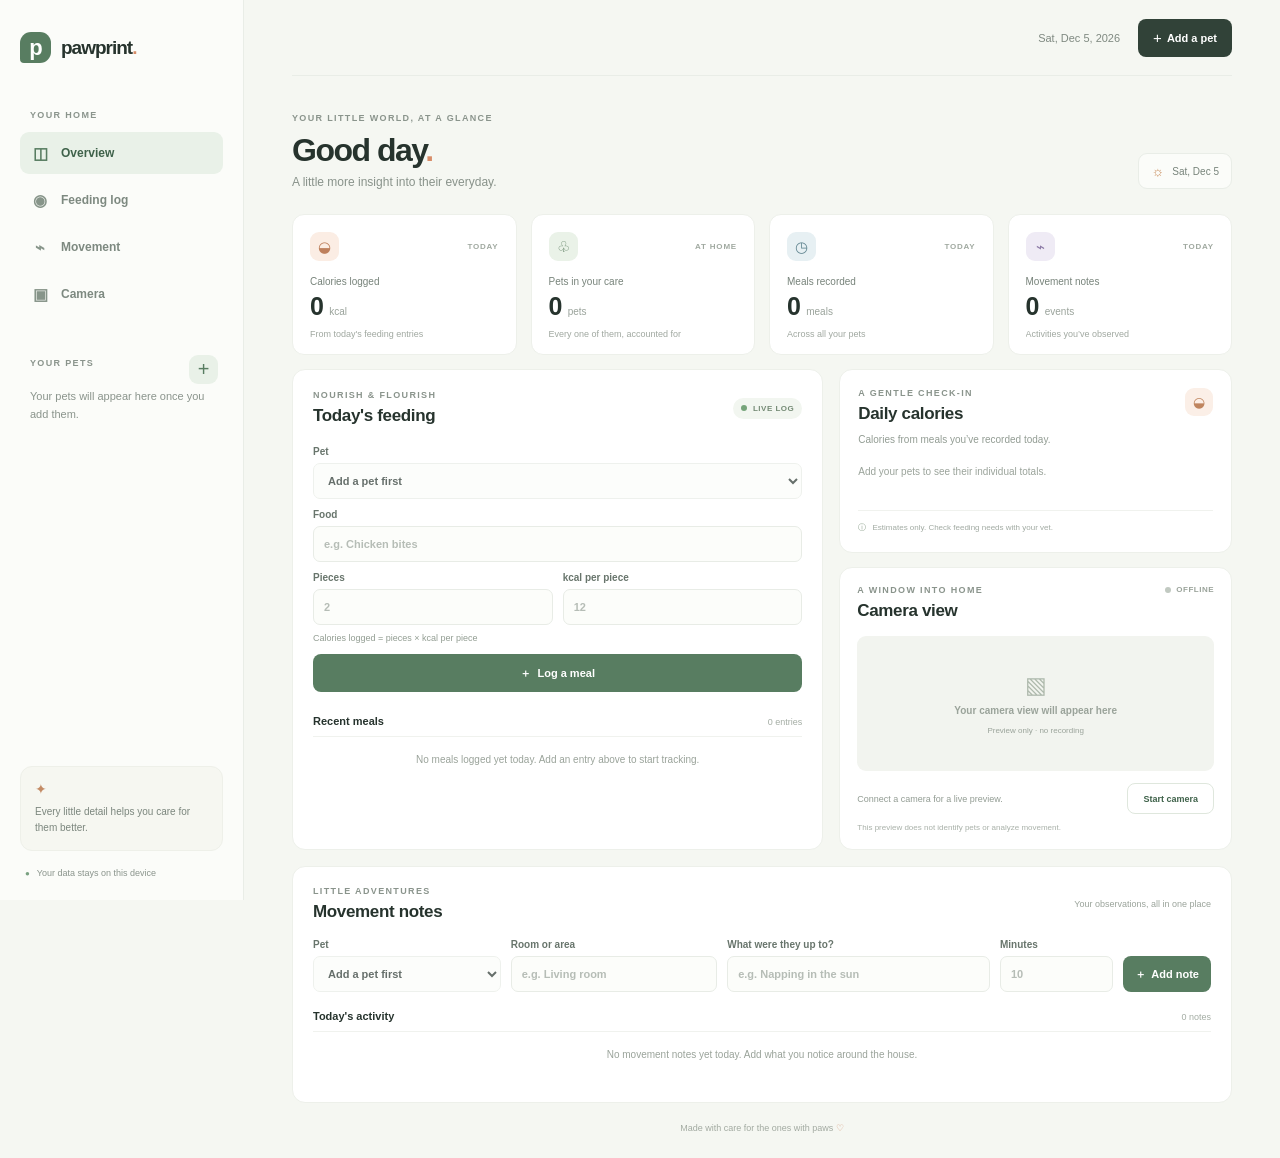
<file: pet-home-monitor/index.html>
<!doctype html>
<html lang="en">
<head>
  <meta charset="utf-8">
  <meta name="viewport" content="width=device-width, initial-scale=1">
  <meta name="theme-color" content="#f5f7f2">
  <title>Pet home monitor</title>
  <link rel="stylesheet" href="styles.css">
  <script src="app.js" defer></script>
</head>
<body>
  <div class="app-shell">
    <aside class="sidebar">
      <a class="brand" href="#" aria-label="Pawprint home">
        <span class="brand-mark" aria-hidden="true">p</span>
        <span>pawprint<span class="brand-period">.</span></span>
      </a>
      <p class="side-label">YOUR HOME</p>
      <nav class="main-nav" aria-label="Main navigation">
        <a class="nav-link active" href="#overview"><span aria-hidden="true">◫</span> Overview</a>
        <a class="nav-link" href="#feeding"><span aria-hidden="true">◉</span> Feeding log</a>
        <a class="nav-link" href="#movement"><span aria-hidden="true">⌁</span> Movement</a>
        <a class="nav-link" href="#camera"><span aria-hidden="true">▣</span> Camera</a>
      </nav>
      <div class="sidebar-pets">
        <div class="side-heading"><p class="side-label">YOUR PETS</p><button class="icon-button" id="open-pet-form" type="button" aria-label="Add a pet">+</button></div>
        <div id="pet-list" class="pet-list"></div>
      </div>
      <div class="sidebar-bottom">
        <div class="help-card">
          <span class="help-icon" aria-hidden="true">✦</span>
          <p>Every little detail helps you care for them better.</p>
        </div>
        <span class="privacy-note"><span aria-hidden="true">●</span> Your data stays on this device</span>
      </div>
    </aside>

    <main id="overview" class="main-content">
      <header class="topbar">
        <div class="mobile-brand"><span class="brand-mark" aria-hidden="true">p</span> pawprint<span class="brand-period">.</span></div>
        <p id="today-label" class="date-label"></p>
        <button id="open-pet-form-top" class="button button-dark" type="button"><span aria-hidden="true">+</span> Add a pet</button>
      </header>

      <section class="welcome-row">
        <div>
          <p class="eyebrow">YOUR LITTLE WORLD, AT A GLANCE</p>
          <h1>Good day<span class="heading-dot">.</span></h1>
          <p class="subtitle">A little more insight into their everyday.</p>
        </div>
        <div class="date-pill"><span aria-hidden="true">☼</span> <span id="date-pill-label"></span></div>
      </section>

      <section class="stats-grid" aria-label="Today's summary">
        <article class="stat-card calories-card">
          <div class="stat-top"><span class="stat-icon peach" aria-hidden="true">◒</span><span class="stat-trend">TODAY</span></div>
          <p class="stat-label">Calories logged</p>
          <p class="stat-value"><span id="calorie-total">0</span><span class="stat-unit">kcal</span></p>
          <p id="calorie-caption" class="stat-foot">From today's feeding entries</p>
        </article>
        <article class="stat-card">
          <div class="stat-top"><span class="stat-icon green" aria-hidden="true">♧</span><span class="stat-trend">AT HOME</span></div>
          <p class="stat-label">Pets in your care</p>
          <p class="stat-value"><span id="pet-total">0</span><span class="stat-unit">pets</span></p>
          <p class="stat-foot">Every one of them, accounted for</p>
        </article>
        <article class="stat-card">
          <div class="stat-top"><span class="stat-icon blue" aria-hidden="true">◷</span><span class="stat-trend">TODAY</span></div>
          <p class="stat-label">Meals recorded</p>
          <p class="stat-value"><span id="meal-total">0</span><span class="stat-unit">meals</span></p>
          <p class="stat-foot">Across all your pets</p>
        </article>
        <article class="stat-card">
          <div class="stat-top"><span class="stat-icon lilac" aria-hidden="true">⌁</span><span class="stat-trend">TODAY</span></div>
          <p class="stat-label">Movement notes</p>
          <p class="stat-value"><span id="movement-total">0</span><span class="stat-unit">events</span></p>
          <p class="stat-foot">Activities you’ve observed</p>
        </article>
      </section>

      <div id="app-message" class="app-message" role="status" aria-live="polite"></div>

      <section class="content-grid">
        <article id="feeding" class="panel feeding-panel">
          <div class="panel-heading">
            <div><p class="eyebrow">NOURISH & FLOURISH</p><h2>Today's feeding</h2></div>
            <span class="panel-badge"><span class="live-dot"></span> LIVE LOG</span>
          </div>
          <form id="feeding-form" class="entry-form">
            <label>Pet
              <select id="feeding-pet" name="pet" required>
                <option value="">Add a pet first</option>
              </select>
            </label>
            <label>Food
              <input name="food" type="text" maxlength="60" placeholder="e.g. Chicken bites" required>
            </label>
            <div class="form-pair">
              <label>Pieces
                <input name="quantity" type="number" min="0.01" step="any" placeholder="2" required>
              </label>
              <label>kcal per piece
                <input name="caloriesPerPiece" type="number" min="0" step="any" placeholder="12" required>
              </label>
            </div>
            <p class="calculation-hint">Calories logged = pieces × kcal per piece</p>
            <button class="button button-primary form-submit" type="submit">＋ &nbsp;Log a meal</button>
          </form>
          <div class="list-heading"><h3>Recent meals</h3><span id="meal-list-count">0 entries</span></div>
          <div id="feeding-list" class="entry-list"></div>
        </article>

        <div class="right-column">
          <article class="panel daily-panel">
            <div class="panel-heading compact">
              <div><p class="eyebrow">A GENTLE CHECK-IN</p><h2>Daily calories</h2></div>
              <span class="round-icon" aria-hidden="true">◒</span>
            </div>
            <p class="daily-intro">Calories from meals you’ve recorded today.</p>
            <div id="calorie-breakdown" class="breakdown-list"></div>
            <p class="estimate-note"><span aria-hidden="true">ⓘ</span> Estimates only. Check feeding needs with your vet.</p>
          </article>

          <article id="camera" class="panel camera-panel">
            <div class="panel-heading compact">
              <div><p class="eyebrow">A WINDOW INTO HOME</p><h2>Camera view</h2></div>
              <span class="camera-status"><span class="status-dot"></span><span id="camera-status">OFFLINE</span></span>
            </div>
            <div class="camera-view" id="camera-view">
              <video id="camera-video" autoplay muted playsinline hidden></video>
              <div class="camera-placeholder" id="camera-placeholder">
                <span class="camera-symbol" aria-hidden="true">▧</span>
                <p>Your camera view will appear here</p>
                <span>Preview only · no recording</span>
              </div>
            </div>
            <div class="camera-actions">
              <p>Connect a camera for a live preview.</p>
              <button id="camera-toggle" class="button button-outline" type="button">Start camera</button>
            </div>
            <p class="camera-disclaimer">This preview does not identify pets or analyze movement.</p>
          </article>
        </div>
      </section>

      <section id="movement" class="panel movement-panel">
        <div class="panel-heading">
          <div><p class="eyebrow">LITTLE ADVENTURES</p><h2>Movement notes</h2></div>
          <span class="movement-caption">Your observations, all in one place</span>
        </div>
        <form id="movement-form" class="movement-form">
          <label>Pet
            <select id="movement-pet" name="pet" required><option value="">Add a pet first</option></select>
          </label>
          <label>Room or area
            <input name="location" type="text" maxlength="60" placeholder="e.g. Living room" required>
          </label>
          <label>What were they up to?
            <input name="activity" type="text" maxlength="80" placeholder="e.g. Napping in the sun" required>
          </label>
          <label class="duration-field">Minutes
            <input name="duration" type="number" min="1" step="1" placeholder="10" required>
          </label>
          <button class="button button-primary movement-submit" type="submit">＋ &nbsp;Add note</button>
        </form>
        <div class="list-heading movement-list-heading"><h3>Today's activity</h3><span id="movement-list-count">0 notes</span></div>
        <div id="movement-list" class="movement-list"></div>
      </section>

      <footer class="footer-note">Made with care for the ones with paws <span aria-hidden="true">♡</span></footer>
    </main>
  </div>

  <dialog id="pet-dialog" class="pet-dialog">
    <form id="pet-form" method="dialog">
      <div class="dialog-heading">
        <div><p class="eyebrow">GROW YOUR LITTLE CREW</p><h2>Add a pet</h2></div>
        <button class="icon-button close-dialog" type="button" aria-label="Close">×</button>
      </div>
      <label>Name
        <input name="name" type="text" maxlength="40" placeholder="What do you call them?" required>
      </label>
      <label>Type of pet
        <select name="species" required>
          <option value="">Choose one</option>
          <option>Cat</option><option>Dog</option><option>Rabbit</option><option>Bird</option><option>Other</option>
        </select>
      </label>
      <label>Tag or collar note <span class="optional">(optional)</span>
        <input name="tag" type="text" maxlength="60" placeholder="e.g. Red collar, AirTag on harness">
      </label>
      <p class="dialog-note">A tag note is just for your reference; this app cannot read AirTag location data.</p>
      <button class="button button-primary form-submit" type="submit">Add to my pets</button>
    </form>
  </dialog>
</body>
</html>
</file>
<file: pet-home-monitor/styles.css>
:root {
  color-scheme: light;
  --ink: #26332d;
  --muted: #8a948c;
  --line: #e9ede7;
  --paper: #fff;
  --background: #f5f7f2;
  --green: #587d61;
  --green-dark: #3f624a;
  --green-soft: #e9f1e8;
  --serif: "Manrope", "Segoe UI", sans-serif;
  --sans: "DM Sans", "Segoe UI", sans-serif;
}

* { box-sizing: border-box; }

body {
  margin: 0;
  background: var(--background);
  color: var(--ink);
  font-family: var(--sans);
  font-size: 14px;
}

button, input, select { font: inherit; }
button { cursor: pointer; }
a { color: inherit; text-decoration: none; }

.app-shell { min-height: 100vh; }

.sidebar {
  position: fixed;
  inset: 0 auto 0 0;
  z-index: 2;
  display: flex;
  width: 244px;
  flex-direction: column;
  padding: 32px 20px 22px;
  border-right: 1px solid var(--line);
  background: #fbfcf9;
}

.brand, .mobile-brand {
  display: flex;
  align-items: center;
  gap: 10px;
  font-family: var(--serif);
  font-size: 19px;
  font-weight: 800;
  letter-spacing: -1px;
}

.brand-mark {
  display: grid;
  width: 31px;
  height: 31px;
  place-items: center;
  border-radius: 11px 11px 11px 4px;
  background: var(--green);
  color: white;
  font-family: var(--serif);
  font-size: 22px;
  font-weight: 800;
  line-height: 1;
}

.brand-period, .heading-dot { color: #d78d69; }
.side-label, .eyebrow { color: var(--muted); font-size: 9px; font-weight: 700; letter-spacing: 1.35px; }
.side-label { margin: 47px 0 12px 10px; }
.main-nav { display: grid; gap: 5px; }

.nav-link {
  display: flex;
  min-height: 42px;
  align-items: center;
  gap: 13px;
  padding: 0 12px;
  border-radius: 9px;
  color: #7d8980;
  font-size: 12px;
  font-weight: 600;
}

.nav-link > span { width: 16px; color: #87958a; font-size: 16px; text-align: center; }
.nav-link:hover, .nav-link.active { background: var(--green-soft); color: var(--green-dark); }
.nav-link.active > span { color: var(--green); }
.sidebar-pets { margin-top: 40px; }
.side-heading { display: flex; align-items: center; justify-content: space-between; padding-right: 5px; }
.side-heading .side-label { margin: 0 0 13px 10px; }
.icon-button { display: grid; width: 29px; height: 29px; place-items: center; border: 0; border-radius: 9px; background: var(--green-soft); color: var(--green); font-size: 20px; }
.icon-button:hover { background: #dae8da; }
.pet-list { display: grid; gap: 7px; }
.pet-row { display: flex; align-items: center; gap: 10px; padding: 7px 8px; border-radius: 9px; }
.pet-avatar { display: grid; width: 30px; height: 30px; flex: 0 0 30px; place-items: center; border-radius: 10px; background: #f7e8df; font-size: 15px; }
.pet-avatar.blue { background: #e5eef0; }
.pet-avatar.lilac { background: #ece9f4; }
.pet-avatar.yellow { background: #f5f0d9; }
.pet-avatar.green { background: #e4eee2; }
.pet-row-name { overflow: hidden; font-size: 11px; font-weight: 700; text-overflow: ellipsis; white-space: nowrap; }
.pet-row-species { display: block; margin-top: 2px; color: var(--muted); font-size: 10px; font-weight: 400; }
.empty-pets { padding: 4px 10px; color: var(--muted); font-size: 11px; line-height: 1.6; }
.sidebar-bottom { margin-top: auto; }
.help-card { padding: 14px; border: 1px solid #eef0e9; border-radius: 12px; background: #f6f7f1; }
.help-icon { color: #c38b65; }
.help-card p { margin: 7px 0 0; color: #7b867d; font-size: 10px; line-height: 1.6; }
.privacy-note { display: flex; align-items: center; gap: 7px; margin: 17px 5px 0; color: var(--muted); font-size: 9px; }
.privacy-note span { color: #79a181; font-size: 8px; }

.main-content { max-width: 1440px; margin-left: 244px; padding: 0 48px 25px; }
.topbar { display: flex; height: 76px; align-items: center; justify-content: flex-end; gap: 18px; border-bottom: 1px solid var(--line); }
.date-label { margin: 0; color: #7f8981; font-size: 11px; }
.mobile-brand { display: none; }
.button { display: inline-flex; min-height: 38px; align-items: center; justify-content: center; padding: 0 15px; border: 0; border-radius: 8px; font-size: 11px; font-weight: 700; transition: background .15s, transform .15s; }
.button:hover { transform: translateY(-1px); }
.button-dark { background: #314238; color: white; }
.button-dark:hover { background: #26362c; }
.button-dark span { margin-right: 5px; font-size: 15px; font-weight: 400; }
.welcome-row { display: flex; align-items: flex-end; justify-content: space-between; padding: 37px 0 25px; }
.eyebrow { margin: 0 0 9px; }
h1, h2, h3, p { margin-top: 0; }
h1 { margin-bottom: 6px; font-family: var(--serif); font-size: 32px; font-weight: 700; letter-spacing: -1.5px; }
.subtitle { margin: 0; color: #88928a; font-size: 12px; }
.date-pill { display: flex; align-items: center; gap: 8px; padding: 9px 12px; border: 1px solid var(--line); border-radius: 9px; background: #fbfcf9; color: #77837a; font-size: 10px; }
.date-pill span:first-child { color: #c98d5d; font-size: 14px; }

.stats-grid { display: grid; grid-template-columns: repeat(4, minmax(0, 1fr)); gap: 14px; }
.stat-card { min-width: 0; padding: 17px 17px 15px; border: 1px solid #edf0ea; border-radius: 12px; background: var(--paper); }
.stat-top { display: flex; align-items: center; justify-content: space-between; }
.stat-icon { display: grid; width: 29px; height: 29px; place-items: center; border-radius: 9px; font-size: 15px; }
.stat-icon.peach { background: #fbede4; color: #be805d; }
.stat-icon.green { background: #eaf2e8; color: #67866b; }
.stat-icon.blue { background: #e7f0f3; color: #628691; }
.stat-icon.lilac { background: #efebf5; color: #8b79a5; }
.stat-trend { color: #a0a9a0; font-size: 8px; font-weight: 700; letter-spacing: .8px; }
.stat-label { margin: 15px 0 5px; color: #77837a; font-size: 10px; }
.stat-value { display: flex; align-items: baseline; gap: 6px; margin: 0; font-family: var(--serif); font-size: 25px; font-weight: 700; letter-spacing: -.7px; }
.stat-unit { color: #9aa39b; font-family: var(--sans); font-size: 10px; font-weight: 500; letter-spacing: 0; }
.stat-foot { overflow: hidden; margin: 8px 0 0; color: #a0a8a0; font-size: 9px; text-overflow: ellipsis; white-space: nowrap; }
.app-message { min-height: 0; color: #a34a3b; font-size: 11px; }
.app-message:not(:empty) { padding-top: 8px; }

.content-grid { display: grid; grid-template-columns: minmax(0, 1.15fr) minmax(300px, .85fr); gap: 16px; margin-top: 14px; }
.panel { min-width: 0; border: 1px solid #edf0ea; border-radius: 13px; background: var(--paper); }
.feeding-panel { padding: 20px; }
.panel-heading { display: flex; align-items: center; justify-content: space-between; gap: 10px; }
.panel-heading .eyebrow { margin-bottom: 6px; }
h2 { margin: 0; font-family: var(--serif); font-size: 17px; font-weight: 700; letter-spacing: -.35px; }
.panel-badge { display: flex; align-items: center; gap: 6px; padding: 6px 8px; border-radius: 20px; background: #f2f6f0; color: #758b75; font-size: 8px; font-weight: 700; letter-spacing: .5px; }
.live-dot, .status-dot { width: 6px; height: 6px; border-radius: 50%; background: #76a47a; }
.entry-form { display: grid; gap: 10px; margin-top: 20px; }
label { display: grid; gap: 6px; color: #68756c; font-size: 10px; font-weight: 600; }
input, select { width: 100%; min-width: 0; height: 36px; padding: 0 10px; border: 1px solid #e8ece6; border-radius: 7px; outline: none; background: #fcfdfa; color: var(--ink); font-size: 11px; }
input:focus, select:focus { border-color: #9bb19b; box-shadow: 0 0 0 3px #edf3ec; }
input::placeholder { color: #b6bdb6; }
.form-pair { display: grid; grid-template-columns: 1fr 1fr; gap: 10px; }
.calculation-hint { margin: -2px 0 0; color: #929d92; font-size: 9px; }
.button-primary { background: var(--green); color: white; }
.button-primary:hover { background: var(--green-dark); }
.form-submit { width: 100%; margin-top: 1px; }
.list-heading { display: flex; align-items: baseline; justify-content: space-between; margin: 23px 0 9px; }
h3 { margin: 0; font-size: 11px; font-weight: 700; }
.list-heading > span { color: #a3aca3; font-size: 9px; }
.entry-list, .movement-list { display: grid; }
.entry-row { display: flex; align-items: center; gap: 10px; padding: 10px 0; border-top: 1px solid #f0f2ee; }
.entry-food-icon { display: grid; width: 32px; height: 32px; flex: 0 0 32px; place-items: center; border-radius: 10px; background: #fbefe8; color: #ba805b; font-size: 14px; }
.entry-main { min-width: 0; flex: 1; }
.entry-title { overflow: hidden; margin: 0; font-size: 10px; font-weight: 700; text-overflow: ellipsis; white-space: nowrap; }
.entry-detail { margin: 3px 0 0; color: #9aa39a; font-size: 9px; }
.entry-calories { flex: 0 0 auto; color: #607d62; font-size: 10px; font-weight: 700; text-align: right; }
.entry-calories small { display: block; margin-top: 2px; color: #a1aaa1; font-size: 8px; font-weight: 400; }
.empty-state { padding: 15px 10px; border-top: 1px solid #f0f2ee; color: #9aa39a; font-size: 10px; line-height: 1.5; text-align: center; }

.right-column { display: grid; align-content: start; gap: 14px; }
.daily-panel { padding: 18px; }
.panel-heading.compact { align-items: flex-start; }
.round-icon { display: grid; width: 28px; height: 28px; place-items: center; border-radius: 9px; background: #fbefe7; color: #bf855f; }
.daily-intro { margin: 10px 0 13px; color: #929c93; font-size: 10px; }
.breakdown-list { display: grid; gap: 10px; }
.breakdown-row { display: grid; grid-template-columns: minmax(60px, .8fr) minmax(55px, 1fr) 40px; align-items: center; gap: 9px; }
.breakdown-name { overflow: hidden; color: #66736a; font-size: 9px; text-overflow: ellipsis; white-space: nowrap; }
.progress-track { height: 5px; overflow: hidden; border-radius: 5px; background: #eff2ed; }
.progress-fill { height: 100%; border-radius: inherit; background: #8ca88b; }
.breakdown-value { color: #536e57; font-size: 9px; font-weight: 700; text-align: right; }
.empty-breakdown { padding: 8px 0; color: #9aa39a; font-size: 10px; }
.estimate-note { margin: 15px 0 0; padding-top: 11px; border-top: 1px solid #f0f2ee; color: #a1aaa2; font-size: 8px; line-height: 1.5; }
.estimate-note span { margin-right: 4px; color: #8da18d; }

.camera-panel { padding: 17px; }
.camera-status { display: flex; align-items: center; gap: 5px; color: #9aa39a; font-size: 8px; font-weight: 700; letter-spacing: .5px; }
.camera-status.active { color: #5e865f; }
.camera-status .status-dot { background: #c1c9c1; }
.camera-status.active .status-dot { background: #73a179; box-shadow: 0 0 0 3px #e8f1e7; }
.camera-view { position: relative; display: grid; min-height: 135px; overflow: hidden; place-items: center; margin-top: 15px; border-radius: 9px; background: #f2f4ef; }
.camera-view video { width: 100%; height: 100%; max-height: 210px; object-fit: cover; }
.camera-placeholder { padding: 18px 10px; color: #9aa39a; text-align: center; }
.camera-symbol { color: #aeb9ac; font-size: 23px; }
.camera-placeholder p { margin: 6px 0 4px; font-size: 10px; font-weight: 600; }
.camera-placeholder > span:last-child { font-size: 8px; }
.camera-actions { display: flex; align-items: center; justify-content: space-between; gap: 8px; margin-top: 12px; }
.camera-actions p { margin: 0; color: #929c93; font-size: 9px; }
.button-outline { min-height: 31px; border: 1px solid #dfe7dd; background: #fff; color: var(--green-dark); font-size: 9px; }
.button-outline:hover { background: #f4f8f2; }
.camera-disclaimer { margin: 9px 0 0; color: #a8b0a8; font-size: 8px; }

.movement-panel { margin-top: 16px; padding: 19px 20px 15px; }
.movement-caption { color: #9aa39a; font-size: 9px; }
.movement-form { display: grid; grid-template-columns: 1fr 1.1fr 1.4fr .6fr auto; align-items: end; gap: 10px; margin-top: 17px; }
.movement-submit { min-height: 36px; padding: 0 12px; white-space: nowrap; }
.movement-list-heading { margin-top: 18px; }
.movement-row { display: grid; grid-template-columns: 32px minmax(0, 1fr) auto; align-items: center; gap: 10px; padding: 9px 0; border-top: 1px solid #f0f2ee; }
.movement-icon { display: grid; width: 30px; height: 30px; place-items: center; border-radius: 9px; background: #edf2e9; color: #829478; }
.movement-title { margin: 0; font-size: 10px; font-weight: 700; }
.movement-detail { margin: 3px 0 0; color: #99a299; font-size: 9px; }
.movement-time { color: #9aa39a; font-size: 9px; text-align: right; }
.footer-note { padding-top: 20px; color: #a2aaa1; font-size: 9px; text-align: center; }
.footer-note span { color: #d39474; }

.pet-dialog { width: min(420px, calc(100% - 32px)); padding: 23px; border: 1px solid var(--line); border-radius: 15px; background: #fff; color: var(--ink); box-shadow: 0 22px 80px rgb(34 48 39 / 20%); }
.pet-dialog::backdrop { background: rgb(37 49 40 / 35%); backdrop-filter: blur(2px); }
.pet-dialog form { display: grid; gap: 14px; }
.dialog-heading { display: flex; align-items: flex-start; justify-content: space-between; margin-bottom: 4px; }
.dialog-heading h2 { font-size: 20px; }
.close-dialog { background: #f3f5f0; color: #66736a; font-size: 19px; }
.optional { display: inline; color: #a2aaa2; font-weight: 400; }
.dialog-note { margin: -4px 0 0; color: #929c93; font-size: 9px; line-height: 1.5; }

@media (min-width: 1500px) {
  .main-content { padding-right: 64px; padding-left: 64px; }
  .feeding-panel { padding: 24px; }
}

@media (max-width: 1100px) {
  .main-content { padding-right: 28px; padding-left: 28px; }
  .sidebar { width: 215px; padding-right: 16px; padding-left: 16px; }
  .main-content { margin-left: 215px; }
  .stats-grid { grid-template-columns: repeat(2, minmax(0, 1fr)); }
  .content-grid { grid-template-columns: minmax(0, 1fr) minmax(245px, .85fr); }
  .movement-form { grid-template-columns: 1fr 1fr; }
  .movement-submit { justify-self: start; }
}

@media (max-width: 760px) {
  .sidebar { display: none; }
  .main-content { margin-left: 0; padding: 0 18px 22px; }
  .topbar { height: 62px; justify-content: space-between; }
  .mobile-brand { display: flex; gap: 7px; font-size: 16px; }
  .mobile-brand .brand-mark { width: 26px; height: 26px; border-radius: 9px 9px 9px 3px; font-size: 19px; }
  .date-label { display: none; }
  .button-dark { min-height: 34px; padding: 0 11px; font-size: 10px; }
  .welcome-row { padding: 26px 0 19px; }
  h1 { font-size: 28px; }
  .date-pill { padding: 8px; font-size: 9px; }
  .stats-grid { gap: 9px; }
  .stat-card { padding: 13px; }
  .stat-value { font-size: 22px; }
  .stat-foot { font-size: 8px; }
  .content-grid { grid-template-columns: 1fr; gap: 12px; margin-top: 12px; }
  .right-column { grid-template-columns: 1fr 1fr; align-items: start; gap: 10px; }
  .feeding-panel, .movement-panel { padding: 16px; }
  .movement-panel { margin-top: 12px; }
  .movement-form { grid-template-columns: 1fr 1fr; }
}

@media (max-width: 520px) {
  .main-content { padding-right: 13px; padding-left: 13px; }
  .welcome-row { align-items: flex-start; gap: 8px; }
  .date-pill { margin-top: 15px; white-space: nowrap; }
  .eyebrow { font-size: 8px; }
  .subtitle { font-size: 10px; }
  .stats-grid { gap: 8px; }
  .stat-card { padding: 11px; }
  .stat-icon { width: 26px; height: 26px; }
  .stat-label { margin-top: 11px; font-size: 9px; }
  .stat-value { font-size: 20px; }
  .stat-unit { font-size: 9px; }
  .right-column { grid-template-columns: 1fr; }
  .daily-panel, .camera-panel { padding: 15px; }
  .movement-caption { max-width: 115px; line-height: 1.5; text-align: right; }
  .movement-form { grid-template-columns: 1fr; }
  .movement-submit { width: 100%; }
  .form-pair { gap: 8px; }
}
</file>
